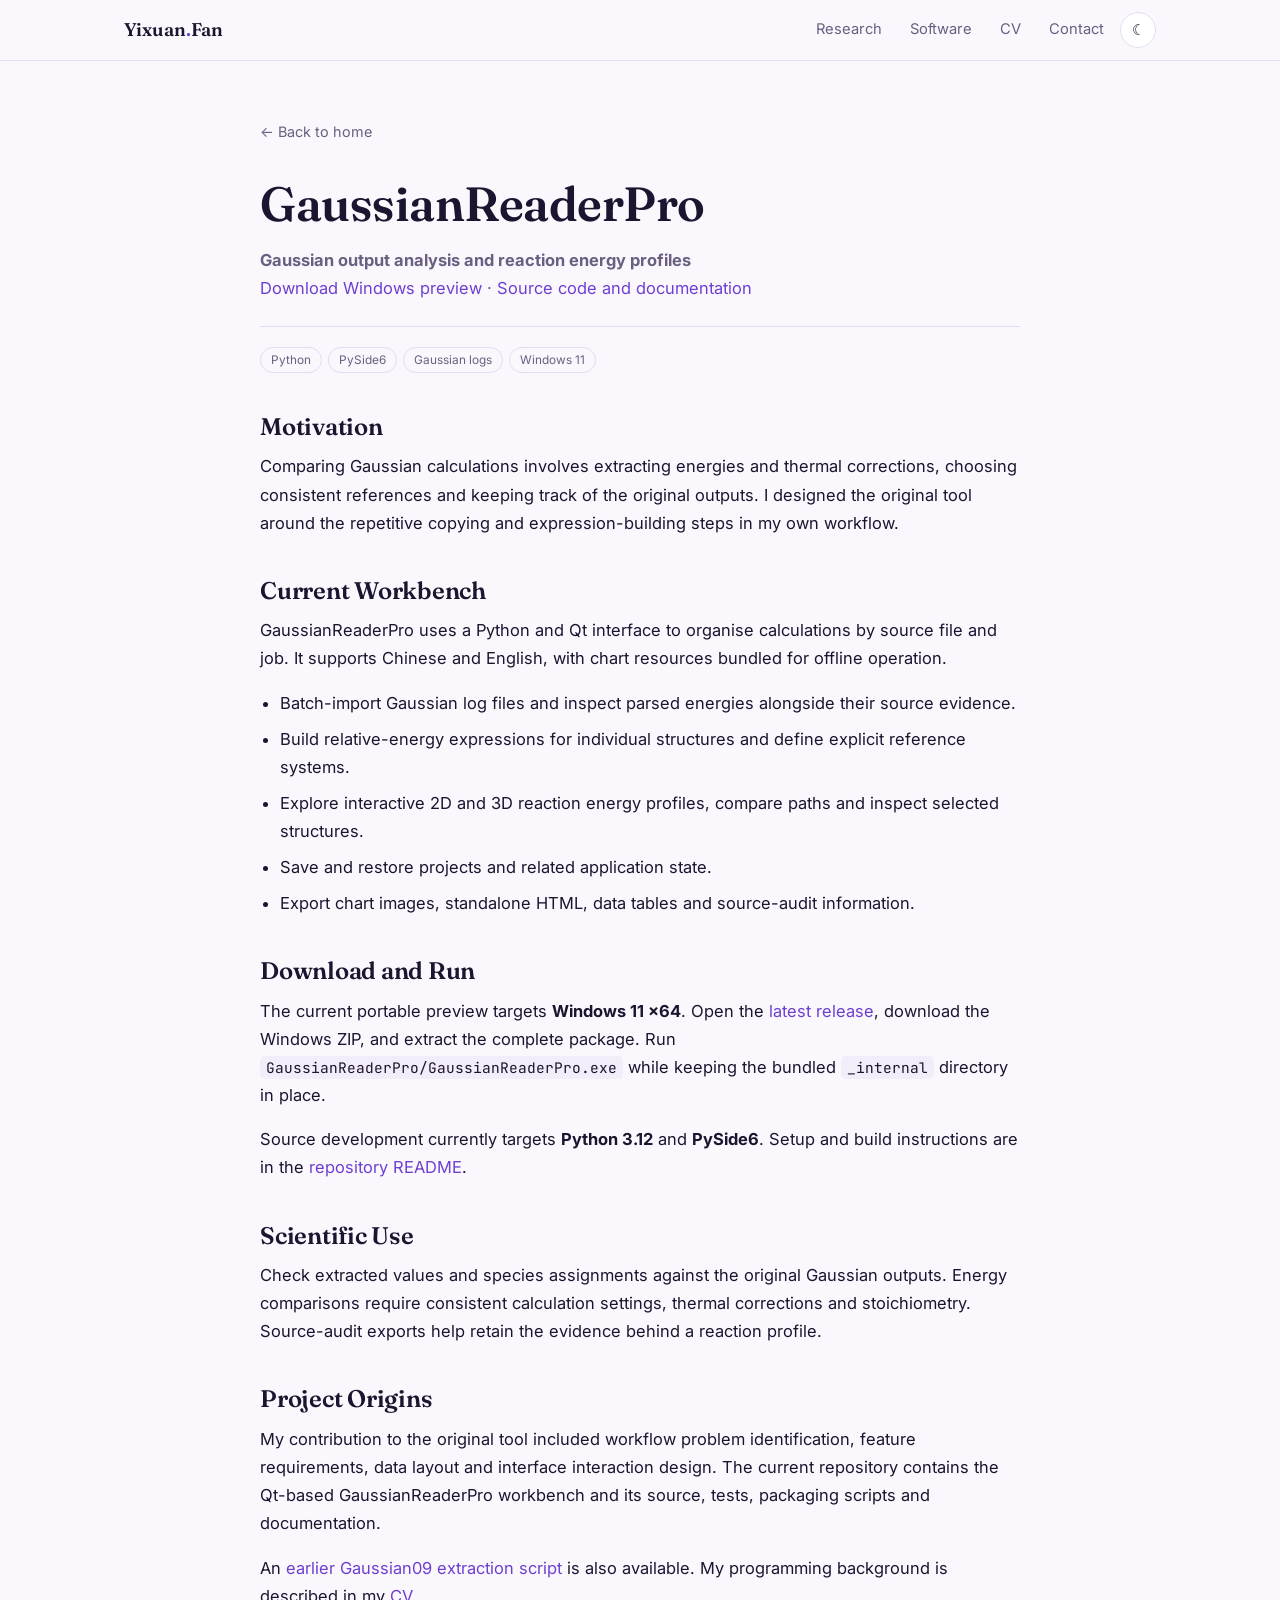
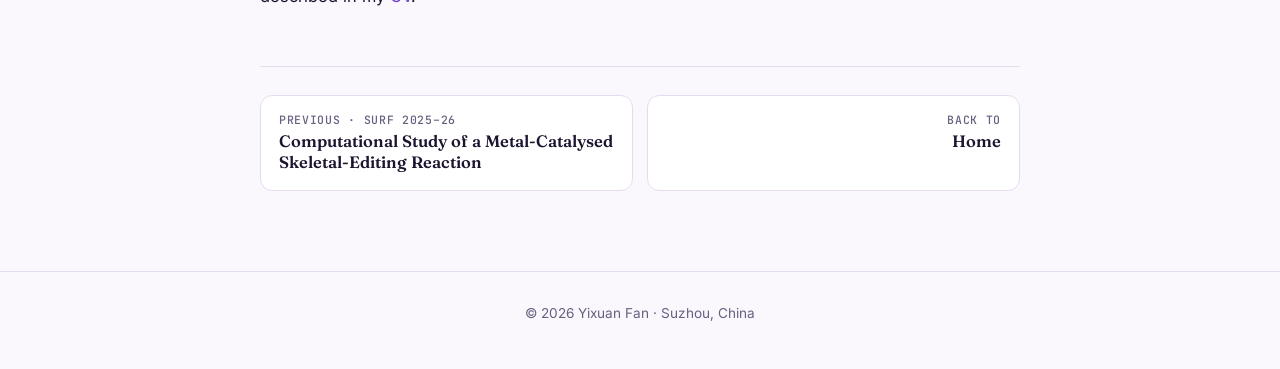
<file: portfolio/gaussian-log-reader-pro/index.html>
<!doctype html>
<html lang="en"><head><meta charset="utf-8"><meta name="viewport" content="width=device-width,initial-scale=1">
<title>GaussianReaderPro · Yixuan Fan</title>
<link rel="icon" href="/images/favicon.svg" type="image/svg+xml">
<link rel="stylesheet" href="https://fonts.googleapis.com/css2?family=Fraunces:ital,opsz,wght@0,9..144,500;0,9..144,600;1,9..144,500&family=Inter:wght@400;500;600&family=JetBrains+Mono:wght@400;500&display=swap">
<link rel="stylesheet" href="/assets/style.css"></head>
<body>
<header class="nav"><div class="wrap"><a class="brand" href="/">Yixuan<span>.</span>Fan</a>
<nav><ul><li><a href="/#research">Research</a></li><li><a href="/#software">Software</a></li><li><a href="/#cv">CV</a></li><li><a href="/#contact">Contact</a></li><li><button class="theme-btn" id="theme" aria-label="Toggle colour theme">☾</button></li></ul></nav></div></header>
<main class="wrap article">
<a class="back" href="/">← Back to home</a>
<h1>GaussianReaderPro</h1>
<div class="byline"><strong>Gaussian output analysis and reaction energy profiles</strong><br><a href="https://github.com/Lightmessager/Gaussian09d-log-reader-Pro/releases/latest">Download Windows preview</a> · <a href="https://github.com/Lightmessager/Gaussian09d-log-reader-Pro">Source code and documentation</a></div>
<div class="chips"><span>Python</span><span>PySide6</span><span>Gaussian logs</span><span>Windows 11</span></div>
<h2>Motivation</h2>
<p>Comparing Gaussian calculations involves extracting energies and thermal corrections, choosing consistent references and keeping track of the original outputs. I designed the original tool around the repetitive copying and expression-building steps in my own workflow.</p>
<h2>Current Workbench</h2>
<p>GaussianReaderPro uses a Python and Qt interface to organise calculations by source file and job. It supports Chinese and English, with chart resources bundled for offline operation.</p>
<ul>
<li>Batch-import Gaussian log files and inspect parsed energies alongside their source evidence.</li>
<li>Build relative-energy expressions for individual structures and define explicit reference systems.</li>
<li>Explore interactive 2D and 3D reaction energy profiles, compare paths and inspect selected structures.</li>
<li>Save and restore projects and related application state.</li>
<li>Export chart images, standalone HTML, data tables and source-audit information.</li>
</ul>
<h2>Download and Run</h2>
<p>The current portable preview targets <strong>Windows 11 x64</strong>. Open the <a href="https://github.com/Lightmessager/Gaussian09d-log-reader-Pro/releases/latest">latest release</a>, download the Windows ZIP, and extract the complete package. Run <code>GaussianReaderPro/GaussianReaderPro.exe</code> while keeping the bundled <code>_internal</code> directory in place.</p>
<p>Source development currently targets <strong>Python 3.12</strong> and <strong>PySide6</strong>. Setup and build instructions are in the <a href="https://github.com/Lightmessager/Gaussian09d-log-reader-Pro#readme">repository README</a>.</p>
<h2>Scientific Use</h2>
<p>Check extracted values and species assignments against the original Gaussian outputs. Energy comparisons require consistent calculation settings, thermal corrections and stoichiometry. Source-audit exports help retain the evidence behind a reaction profile.</p>
<h2>Project Origins</h2>
<p>My contribution to the original tool included workflow problem identification, feature requirements, data layout and interface interaction design. The current repository contains the Qt-based GaussianReaderPro workbench and its source, tests, packaging scripts and documentation.</p>
<p>An <a href="https://github.com/Lightmessager/Gaussian09D-Energy-Analysis-From-Log-Files-">earlier Gaussian09 extraction script</a> is also available. My programming background is described in my <a href="/cv/">CV</a>.</p>
<nav class="pn" aria-label="More work"><a href="/portfolio/surf-2025-26/"><small>Previous · SURF 2025–26</small>Computational Study of a Metal-Catalysed Skeletal-Editing Reaction</a><a href="/#contact"><small>Back to</small>Home</a></nav>
</main>
<footer><div class="wrap">© 2026 Yixuan Fan · Suzhou, China</div></footer>
<script src="/assets/main.js"></script></body></html>
</file>
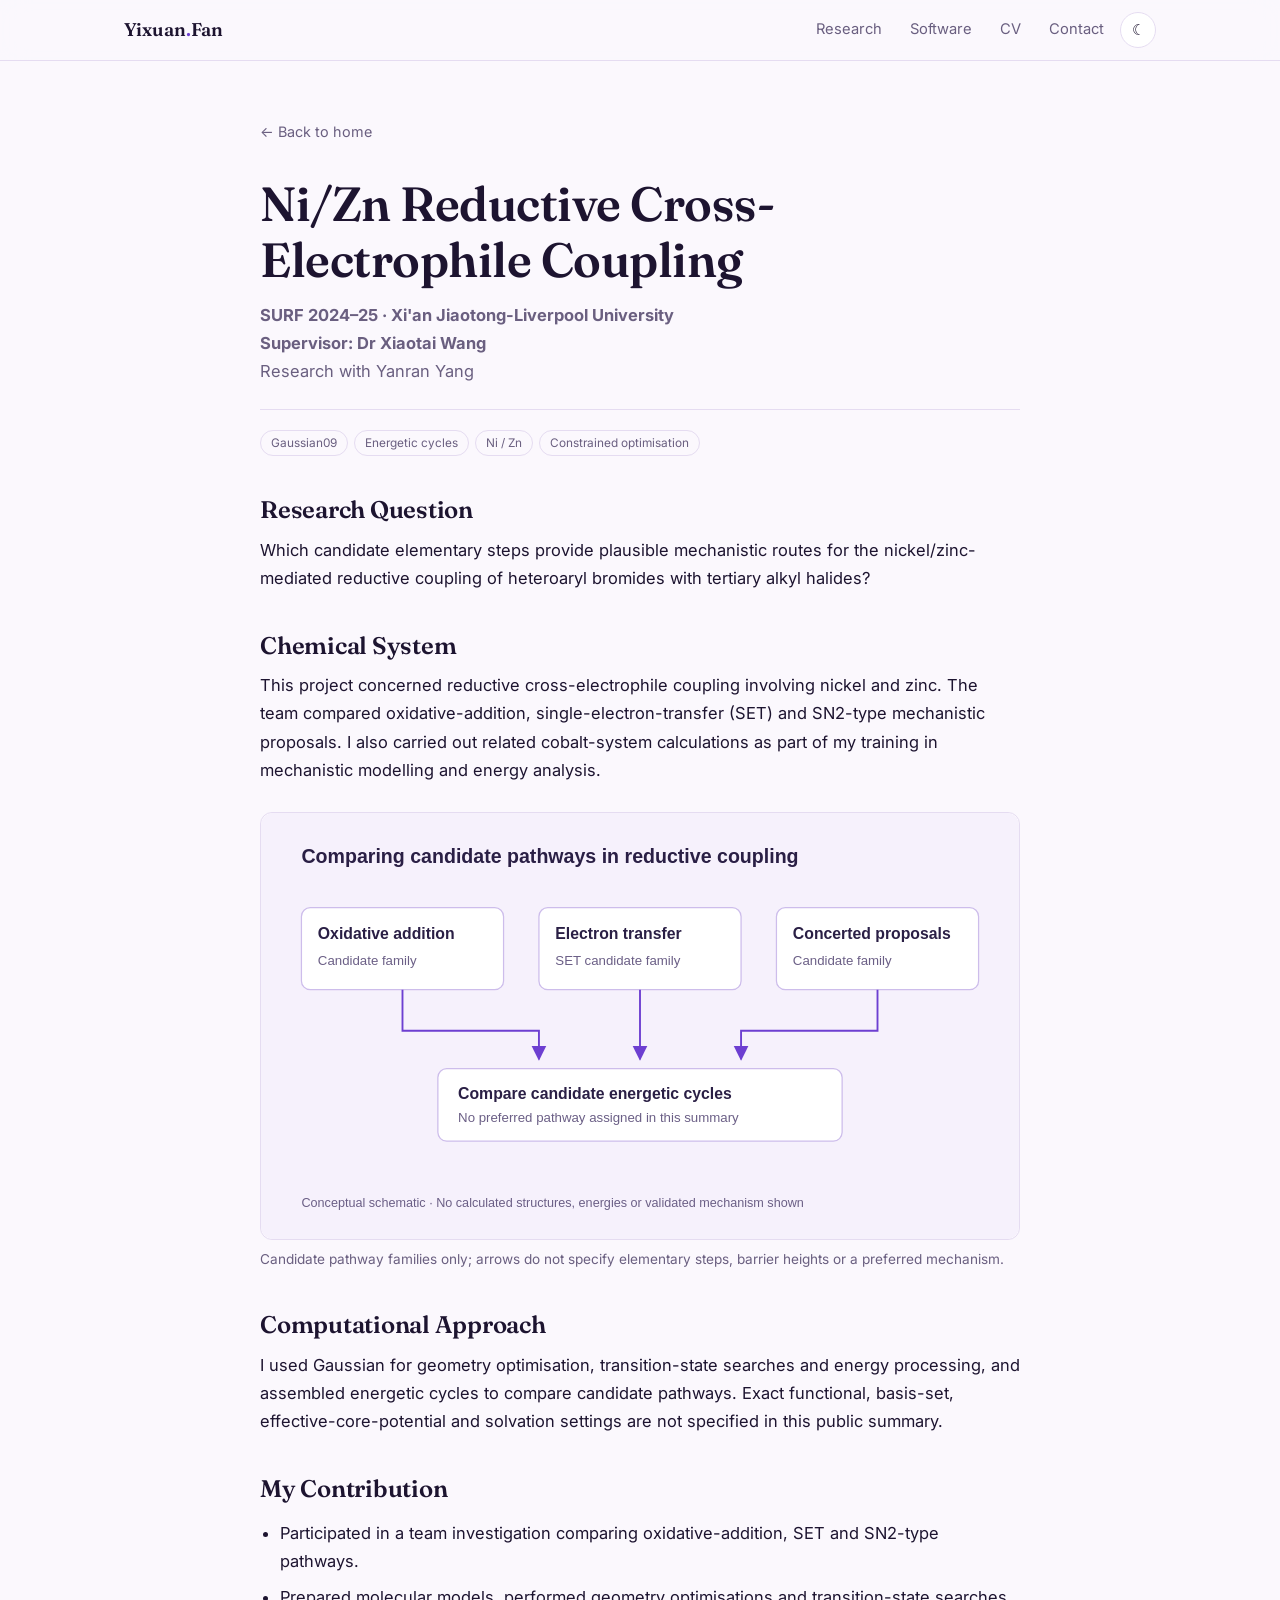
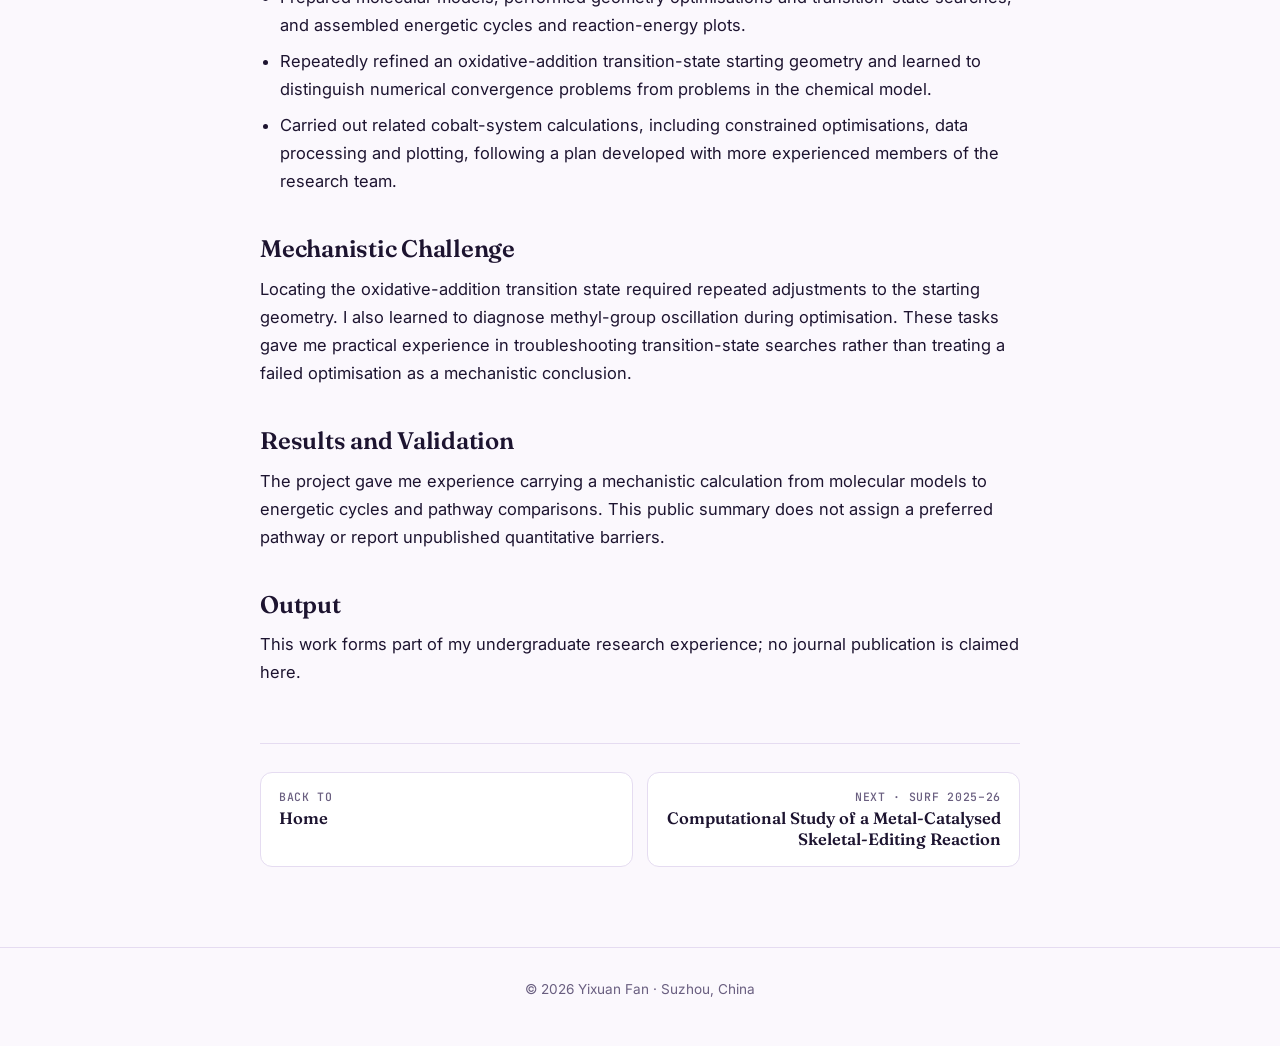
<file: portfolio/surf-2024-25/index.html>
<!doctype html>
<html lang="en"><head><meta charset="utf-8"><meta name="viewport" content="width=device-width,initial-scale=1">
<title>Ni/Zn Reductive Cross-Electrophile Coupling · Yixuan Fan</title>
<link rel="icon" href="/images/favicon.svg" type="image/svg+xml">
<link rel="stylesheet" href="https://fonts.googleapis.com/css2?family=Fraunces:ital,opsz,wght@0,9..144,500;0,9..144,600;1,9..144,500&family=Inter:wght@400;500;600&family=JetBrains+Mono:wght@400;500&display=swap">
<link rel="stylesheet" href="/assets/style.css"></head>
<body>
<header class="nav"><div class="wrap"><a class="brand" href="/">Yixuan<span>.</span>Fan</a>
<nav><ul><li><a href="/#research">Research</a></li><li><a href="/#software">Software</a></li><li><a href="/#cv">CV</a></li><li><a href="/#contact">Contact</a></li><li><button class="theme-btn" id="theme" aria-label="Toggle colour theme">☾</button></li></ul></nav></div></header>
<main class="wrap article">
<a class="back" href="/">← Back to home</a>
<h1>Ni/Zn Reductive Cross-Electrophile Coupling</h1>
<div class="byline"><strong>SURF 2024–25 · Xi'an Jiaotong-Liverpool University</strong><br><strong>Supervisor: Dr Xiaotai Wang</strong><br>Research with Yanran Yang</div>
<div class="chips"><span>Gaussian09</span><span>Energetic cycles</span><span>Ni / Zn</span><span>Constrained optimisation</span></div>
<h2>Research Question</h2>
<p>Which candidate elementary steps provide plausible mechanistic routes for the nickel/zinc-mediated reductive coupling of heteroaryl bromides with tertiary alkyl halides?</p>
<h2>Chemical System</h2>
<p>This project concerned reductive cross-electrophile coupling involving nickel and zinc. The team compared oxidative-addition, single-electron-transfer (SET) and SN2-type mechanistic proposals. I also carried out related cobalt-system calculations as part of my training in mechanistic modelling and energy analysis.</p>
<figure><img src="/images/research/coupling-pathways.svg" alt="Schematic showing the three candidate pathway families considered in the coupling project"><figcaption>Candidate pathway families only; arrows do not specify elementary steps, barrier heights or a preferred mechanism.</figcaption></figure>
<h2>Computational Approach</h2>
<p>I used Gaussian for geometry optimisation, transition-state searches and energy processing, and assembled energetic cycles to compare candidate pathways. Exact functional, basis-set, effective-core-potential and solvation settings are not specified in this public summary.</p>
<h2>My Contribution</h2>
<ul>
<li>Participated in a team investigation comparing oxidative-addition, SET and SN2-type pathways.</li>
<li>Prepared molecular models, performed geometry optimisations and transition-state searches, and assembled energetic cycles and reaction-energy plots.</li>
<li>Repeatedly refined an oxidative-addition transition-state starting geometry and learned to distinguish numerical convergence problems from problems in the chemical model.</li>
<li>Carried out related cobalt-system calculations, including constrained optimisations, data processing and plotting, following a plan developed with more experienced members of the research team.</li>
</ul>
<h2>Mechanistic Challenge</h2>
<p>Locating the oxidative-addition transition state required repeated adjustments to the starting geometry. I also learned to diagnose methyl-group oscillation during optimisation. These tasks gave me practical experience in troubleshooting transition-state searches rather than treating a failed optimisation as a mechanistic conclusion.</p>
<h2>Results and Validation</h2>
<p>The project gave me experience carrying a mechanistic calculation from molecular models to energetic cycles and pathway comparisons. This public summary does not assign a preferred pathway or report unpublished quantitative barriers.</p>
<h2>Output</h2>
<p>This work forms part of my undergraduate research experience; no journal publication is claimed here.</p>
<nav class="pn" aria-label="More work"><a href="/#research"><small>Back to</small>Home</a><a href="/portfolio/surf-2025-26/"><small>Next · SURF 2025–26</small>Computational Study of a Metal-Catalysed Skeletal-Editing Reaction</a></nav>
</main>
<footer><div class="wrap">© 2026 Yixuan Fan · Suzhou, China</div></footer>
<script src="/assets/main.js"></script></body></html>
</file>
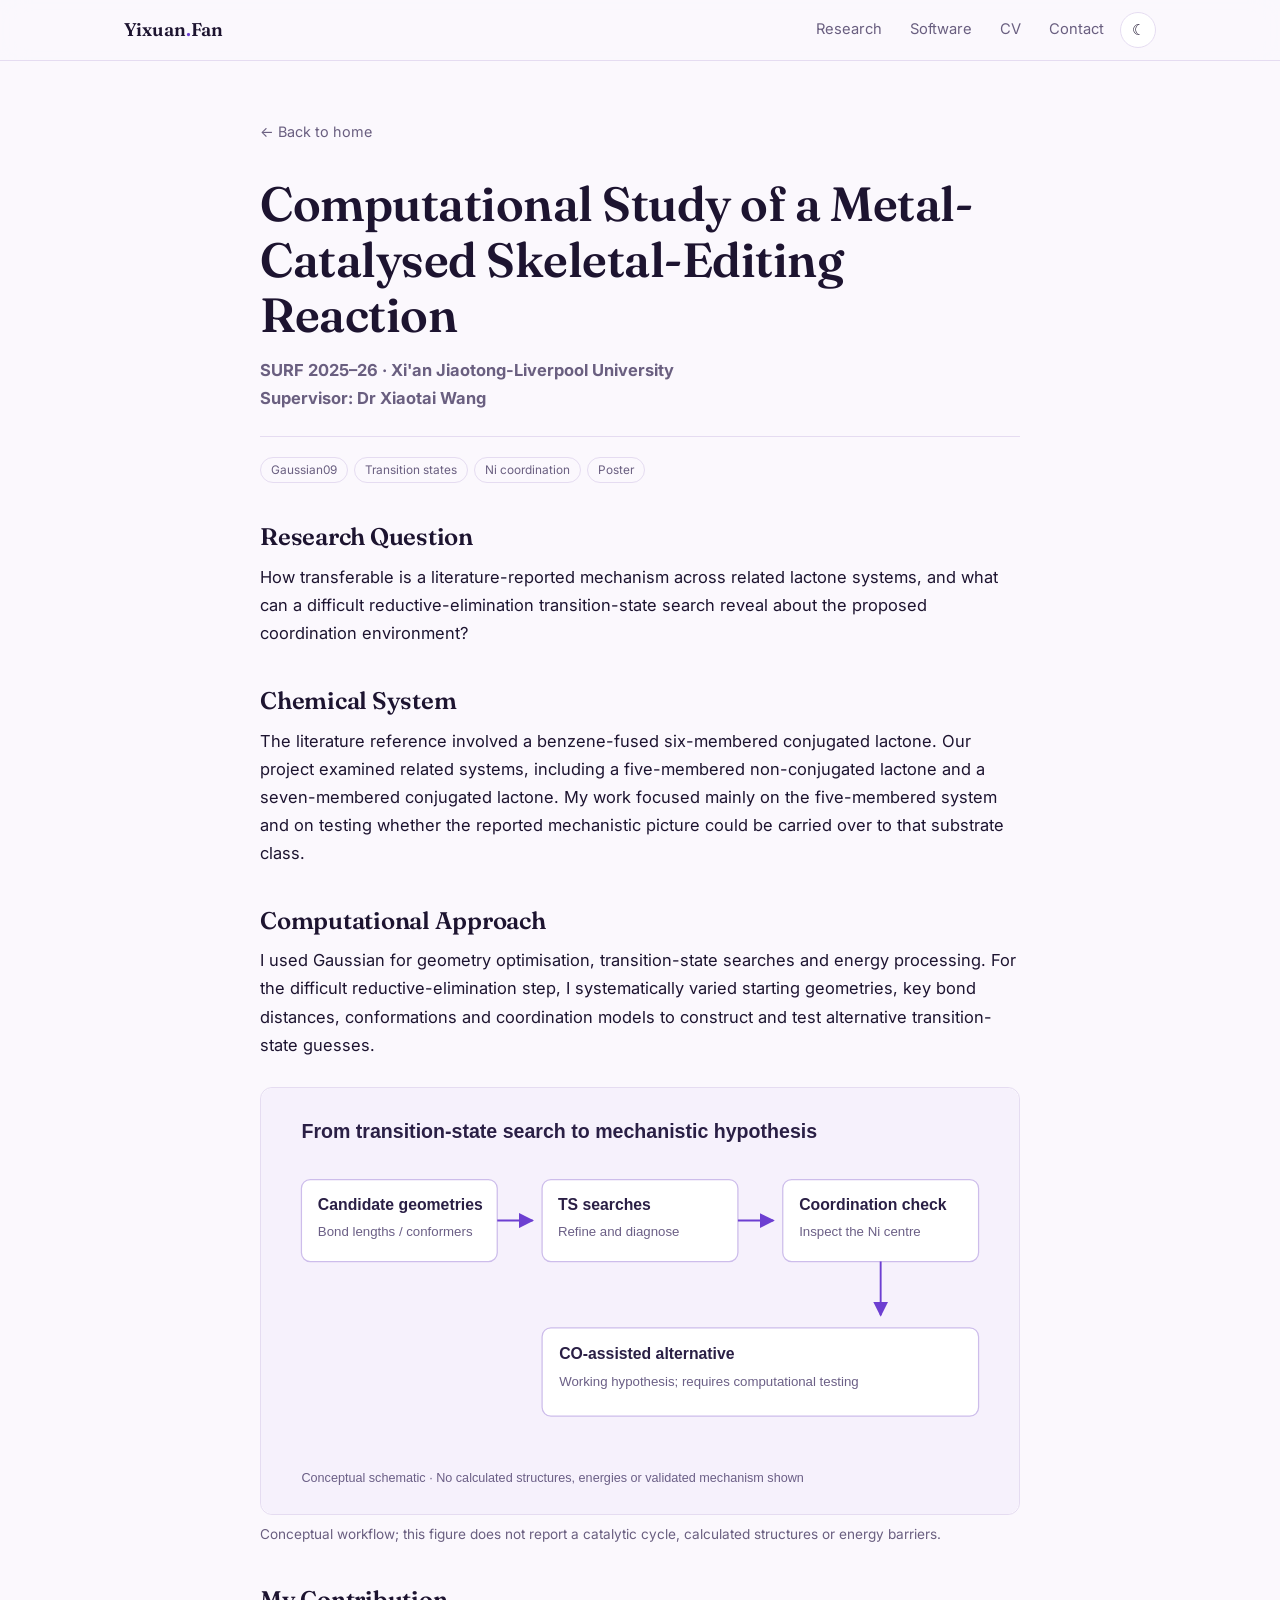
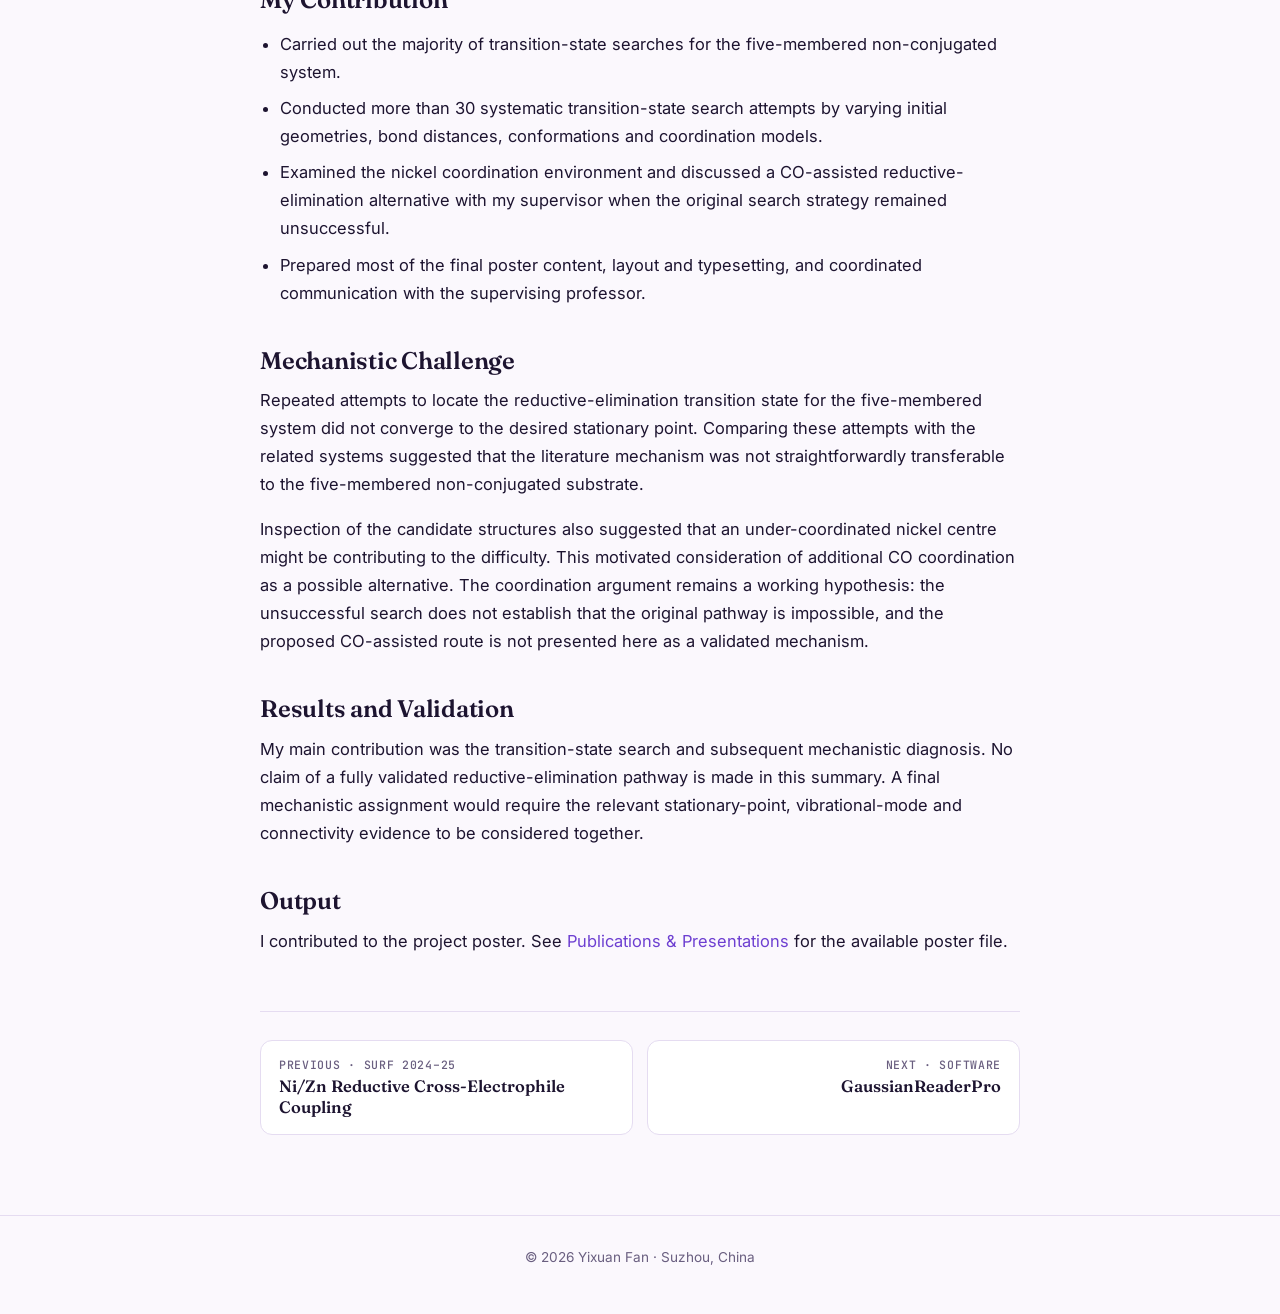
<file: portfolio/surf-2025-26/index.html>
<!doctype html>
<html lang="en"><head><meta charset="utf-8"><meta name="viewport" content="width=device-width,initial-scale=1">
<title>Metal-Catalysed Skeletal Editing · Yixuan Fan</title>
<link rel="icon" href="/images/favicon.svg" type="image/svg+xml">
<link rel="stylesheet" href="https://fonts.googleapis.com/css2?family=Fraunces:ital,opsz,wght@0,9..144,500;0,9..144,600;1,9..144,500&family=Inter:wght@400;500;600&family=JetBrains+Mono:wght@400;500&display=swap">
<link rel="stylesheet" href="/assets/style.css"></head>
<body>
<header class="nav"><div class="wrap"><a class="brand" href="/">Yixuan<span>.</span>Fan</a>
<nav><ul><li><a href="/#research">Research</a></li><li><a href="/#software">Software</a></li><li><a href="/#cv">CV</a></li><li><a href="/#contact">Contact</a></li><li><button class="theme-btn" id="theme" aria-label="Toggle colour theme">☾</button></li></ul></nav></div></header>
<main class="wrap article">
<a class="back" href="/">← Back to home</a>
<h1>Computational Study of a Metal-Catalysed Skeletal-Editing Reaction</h1>
<div class="byline"><strong>SURF 2025–26 · Xi'an Jiaotong-Liverpool University</strong><br><strong>Supervisor: Dr Xiaotai Wang</strong></div>
<div class="chips"><span>Gaussian09</span><span>Transition states</span><span>Ni coordination</span><span>Poster</span></div>
<h2>Research Question</h2>
<p>How transferable is a literature-reported mechanism across related lactone systems, and what can a difficult reductive-elimination transition-state search reveal about the proposed coordination environment?</p>
<h2>Chemical System</h2>
<p>The literature reference involved a benzene-fused six-membered conjugated lactone. Our project examined related systems, including a five-membered non-conjugated lactone and a seven-membered conjugated lactone. My work focused mainly on the five-membered system and on testing whether the reported mechanistic picture could be carried over to that substrate class.</p>
<h2>Computational Approach</h2>
<p>I used Gaussian for geometry optimisation, transition-state searches and energy processing. For the difficult reductive-elimination step, I systematically varied starting geometries, key bond distances, conformations and coordination models to construct and test alternative transition-state guesses.</p>
<figure><img src="/images/research/cyclisation-workflow.svg" alt="Schematic of the computational reasoning workflow for the skeletal-editing project"><figcaption>Conceptual workflow; this figure does not report a catalytic cycle, calculated structures or energy barriers.</figcaption></figure>
<h2>My Contribution</h2>
<ul>
<li>Carried out the majority of transition-state searches for the five-membered non-conjugated system.</li>
<li>Conducted more than 30 systematic transition-state search attempts by varying initial geometries, bond distances, conformations and coordination models.</li>
<li>Examined the nickel coordination environment and discussed a CO-assisted reductive-elimination alternative with my supervisor when the original search strategy remained unsuccessful.</li>
<li>Prepared most of the final poster content, layout and typesetting, and coordinated communication with the supervising professor.</li>
</ul>
<h2>Mechanistic Challenge</h2>
<p>Repeated attempts to locate the reductive-elimination transition state for the five-membered system did not converge to the desired stationary point. Comparing these attempts with the related systems suggested that the literature mechanism was not straightforwardly transferable to the five-membered non-conjugated substrate.</p>
<p>Inspection of the candidate structures also suggested that an under-coordinated nickel centre might be contributing to the difficulty. This motivated consideration of additional CO coordination as a possible alternative. The coordination argument remains a working hypothesis: the unsuccessful search does not establish that the original pathway is impossible, and the proposed CO-assisted route is not presented here as a validated mechanism.</p>
<h2>Results and Validation</h2>
<p>My main contribution was the transition-state search and subsequent mechanistic diagnosis. No claim of a fully validated reductive-elimination pathway is made in this summary. A final mechanistic assignment would require the relevant stationary-point, vibrational-mode and connectivity evidence to be considered together.</p>
<h2>Output</h2>
<p>I contributed to the project poster. See <a href="/publications/">Publications &amp; Presentations</a> for the available poster file.</p>
<nav class="pn" aria-label="More work"><a href="/portfolio/surf-2024-25/"><small>Previous · SURF 2024–25</small>Ni/Zn Reductive Cross-Electrophile Coupling</a><a href="/portfolio/gaussian-log-reader-pro/"><small>Next · Software</small>GaussianReaderPro</a></nav>
</main>
<footer><div class="wrap">© 2026 Yixuan Fan · Suzhou, China</div></footer>
<script src="/assets/main.js"></script></body></html>
</file>
<file: assets/style.css>
:root{
  --bg:#fbf8fd; --surface:#ffffff; --surface-2:#f3edfa; --ink:#1d1430; --muted:#6a5f80;
  --line:#e5dcf1; --accent:#6d3fd1; --accent-2:#f2682a; --accent-3:#e83e8c; --accent-soft:#ece3fb;
  --shadow:0 1px 2px rgba(60,30,110,.06),0 10px 32px rgba(90,50,160,.10);
  --rainbow:linear-gradient(90deg,#f0442d,#f08a1c,#e0a200,#2fb36a,#1a9be0,#6d3fd1,#d12fa8,#f0442d);
  --serif:"Fraunces","Source Serif 4",Georgia,"Songti SC","Noto Serif SC",serif;
  --sans:"Inter",system-ui,-apple-system,"Segoe UI","PingFang SC","Microsoft YaHei",sans-serif;
  --mono:"JetBrains Mono",ui-monospace,Consolas,monospace;
  --radius:16px;
}
@media (prefers-color-scheme:dark){:root:not([data-theme="light"]){
  --bg:#100b1c; --surface:#181129; --surface-2:#1f1735; --ink:#efe9fb; --muted:#a79bc4;
  --line:#2f2449; --accent:#b59cff; --accent-2:#ff9a52; --accent-3:#ff6fae; --accent-soft:#2a1f4d;
  --shadow:0 1px 2px rgba(0,0,0,.35),0 10px 32px rgba(0,0,0,.4);
  --rainbow:linear-gradient(90deg,#ff6b6b,#ffb454,#ffe36e,#6ee7a0,#5cd0ff,#a58bff,#ff7ad1,#ff6b6b);
}}
:root[data-theme="dark"]{
  --bg:#100b1c; --surface:#181129; --surface-2:#1f1735; --ink:#efe9fb; --muted:#a79bc4;
  --line:#2f2449; --accent:#b59cff; --accent-2:#ff9a52; --accent-3:#ff6fae; --accent-soft:#2a1f4d;
  --shadow:0 1px 2px rgba(0,0,0,.35),0 10px 32px rgba(0,0,0,.4);
  --rainbow:linear-gradient(90deg,#ff6b6b,#ffb454,#ffe36e,#6ee7a0,#5cd0ff,#a58bff,#ff7ad1,#ff6b6b);
}
*{box-sizing:border-box}
html{scroll-behavior:smooth;scroll-padding-top:76px}
body{margin:0;background:var(--bg);color:var(--ink);font:16.5px/1.7 var(--sans);-webkit-font-smoothing:antialiased}
a{color:var(--accent);text-decoration:none}
a:hover{text-decoration:underline;text-underline-offset:3px}
img{max-width:100%;display:block}
h1,h2,h3{font-family:var(--serif);line-height:1.15;margin:0;font-weight:600;letter-spacing:-.01em}
p{margin:0 0 1em}
.wrap{max-width:1080px;margin:0 auto;padding:0 24px}

/* nav */
.nav{position:sticky;top:0;z-index:20;backdrop-filter:saturate(1.4) blur(14px);background:color-mix(in srgb,var(--bg) 80%,transparent);border-bottom:1px solid var(--line)}
.nav .wrap{display:flex;align-items:center;justify-content:space-between;height:60px;gap:16px}
.brand{font-family:var(--serif);font-weight:600;font-size:1.15rem;color:var(--ink)}
.brand span{color:var(--accent)}
.nav ul{display:flex;gap:4px;list-style:none;margin:0;padding:0;align-items:center}
.nav li a{display:block;padding:6px 12px;border-radius:999px;color:var(--muted);font-size:.92rem}
.nav li a:hover,.nav li a.on{background:var(--accent-soft);color:var(--accent);text-decoration:none}
.theme-btn{border:1px solid var(--line);background:var(--surface);color:var(--ink);width:36px;height:36px;border-radius:50%;cursor:pointer;font-size:15px}
@media(max-width:760px){.nav ul li:not(:last-child){display:none}}

/* hero */
.hero{position:relative;overflow:hidden;padding:84px 0 72px}
#mol{position:absolute;inset:0;width:100%;height:100%;opacity:.55;pointer-events:none}
.hero .wrap{position:relative;display:grid;grid-template-columns:1.5fr 1fr;gap:56px;align-items:center}
.eyebrow{font-family:var(--mono);font-size:.78rem;letter-spacing:.12em;text-transform:uppercase;color:var(--accent);margin-bottom:18px}
.hero h1{font-size:clamp(2.6rem,6vw,4.4rem);margin-bottom:18px}
.hero h1 em{font-style:italic}
.lede{font-size:1.15rem;color:var(--muted);max-width:34em}
.tags{display:flex;flex-wrap:wrap;gap:8px;margin:22px 0 30px}
.tag{font-family:var(--mono);font-size:.76rem;padding:4px 11px;border-radius:999px;background:var(--accent-soft);color:var(--accent);border:1px solid color-mix(in srgb,var(--accent) 25%,transparent)}
.btns{display:flex;flex-wrap:wrap;gap:12px}
.btn{display:inline-flex;align-items:center;gap:8px;padding:11px 20px;border-radius:999px;font-weight:600;font-size:.95rem;border:1px solid var(--line);background:var(--surface);color:var(--ink)}
.btn:hover{text-decoration:none;transform:translateY(-1px);box-shadow:var(--shadow)}
.btn.primary{background:linear-gradient(120deg,#6d3fd1,#b23bb0 55%,#f2682a);border-color:transparent;color:#fff;box-shadow:0 6px 20px rgba(140,60,200,.35)}
.portrait{position:relative;justify-self:center;width:min(300px,70%)}
.portrait::before{content:"";position:absolute;inset:-14px;border-radius:28px;border:1.5px dashed var(--accent);opacity:.5;transform:rotate(3deg)}
.portrait img{position:relative;border-radius:22px;aspect-ratio:4/5;object-fit:cover;box-shadow:var(--shadow)}
.badge{position:absolute;right:-18px;bottom:26px;background:var(--surface);border:1px solid var(--line);border-radius:12px;padding:9px 14px;box-shadow:var(--shadow);font-size:.82rem;line-height:1.35}
.badge b{display:block;font-family:var(--serif);font-size:.98rem}
@media(max-width:820px){.hero .wrap{grid-template-columns:1fr}.portrait{order:-1;width:200px;justify-self:start}.hero{padding-top:44px}.badge{right:-30px}}

/* sections */
section{padding:72px 0}
section.alt{background:var(--surface-2);border-block:1px solid var(--line)}
.sec-head{margin-bottom:36px}
.sec-head .eyebrow{margin-bottom:10px}
.sec-head h2{font-size:clamp(1.9rem,3.6vw,2.6rem)}
.sec-head p{color:var(--muted);max-width:42em;margin-top:12px}

.about-grid{display:grid;grid-template-columns:1.4fr 1fr;gap:40px}
@media(max-width:820px){.about-grid{grid-template-columns:1fr}}
.facts{background:var(--surface);border:1px solid var(--line);border-radius:var(--radius);padding:8px 24px;box-shadow:var(--shadow)}
.facts div{display:flex;justify-content:space-between;gap:16px;padding:14px 0;border-bottom:1px solid var(--line);font-size:.93rem}
.facts div:last-child{border:0}
.facts span{color:var(--muted)}
.facts b{text-align:right;font-weight:600}

.cards{display:grid;grid-template-columns:repeat(auto-fit,minmax(300px,1fr));gap:22px}
.card{position:relative;display:flex;flex-direction:column;background:var(--surface);border:1px solid var(--line);border-radius:var(--radius);padding:26px;box-shadow:var(--shadow);color:var(--ink);transition:transform .2s,border-color .2s}
.card:hover{transform:translateY(-4px);border-color:var(--accent);text-decoration:none}
.card .meta{font-family:var(--mono);font-size:.74rem;letter-spacing:.06em;text-transform:uppercase;color:var(--accent-2);margin-bottom:12px}
.card h3{font-size:1.35rem;margin-bottom:10px}
.card p{color:var(--muted);font-size:.95rem;flex:1}
.card .go{font-weight:600;color:var(--accent);font-size:.92rem}
.card .go::after{content:" →";transition:margin .2s}
.card:hover .go::after{margin-left:4px}
.card.wide{grid-column:1/-1}
.card figure{margin:-26px -26px 20px;border-bottom:1px solid var(--line);border-radius:var(--radius) var(--radius) 0 0;overflow:hidden;background:var(--surface-2)}
.card figure img{width:100%;aspect-ratio:16/8;object-fit:cover}
.feat{list-style:none;padding:0;margin:0 0 20px;display:grid;gap:8px}
.feat li{padding-left:22px;position:relative;color:var(--muted);font-size:.95rem}
.feat li::before{content:"";position:absolute;left:0;top:.62em;width:9px;height:9px;border-radius:3px;background:var(--accent);opacity:.8}
.feat b{color:var(--ink)}
.sw{display:grid;grid-template-columns:1.2fr 1fr;gap:28px;align-items:start}
@media(max-width:820px){.sw{grid-template-columns:1fr}}
.code{background:#0f1a16;color:#cfe8de;border-radius:12px;padding:18px 20px;font:13px/1.7 var(--mono);overflow:auto;border:1px solid #1f3229}
.code .c{color:#6f9686}.code .k{color:#e9a95a}.code .v{color:#4fd1b0}

/* timeline */
.tl{position:relative;display:grid;gap:26px;padding-left:28px}
.tl::before{content:"";position:absolute;left:5px;top:8px;bottom:8px;width:2px;background:var(--line)}
.tl-item{position:relative;background:var(--surface);border:1px solid var(--line);border-radius:var(--radius);padding:24px 26px;box-shadow:var(--shadow)}
.tl-item::before{content:"";position:absolute;left:-30px;top:30px;width:12px;height:12px;border-radius:50%;background:var(--bg);border:3px solid var(--accent)}
.tl-item .when{font-family:var(--mono);font-size:.76rem;color:var(--accent-2);letter-spacing:.06em;text-transform:uppercase}
.tl-item h3{font-size:1.25rem;margin:6px 0 4px}
.tl-item .sub{color:var(--muted);font-size:.93rem;margin-bottom:12px}
.tl-item ul{margin:0;padding-left:1.1em;color:var(--muted);font-size:.94rem}
.tl-item li{margin-bottom:6px}
.two{display:grid;grid-template-columns:1fr 1fr;gap:22px}
@media(max-width:820px){.two{grid-template-columns:1fr}}
.panel{background:var(--surface);border:1px solid var(--line);border-radius:var(--radius);padding:26px;box-shadow:var(--shadow)}
.panel h3{font-size:1.25rem;margin-bottom:14px}
.skill{margin-bottom:14px;font-size:.94rem}
.skill b{display:block;font-size:.8rem;font-family:var(--mono);letter-spacing:.06em;text-transform:uppercase;color:var(--accent);margin-bottom:2px}
.skill span{color:var(--muted)}
.ielts{display:grid;grid-template-columns:repeat(4,1fr);gap:8px;margin-top:10px}
.ielts div{text-align:center;background:var(--surface-2);border-radius:10px;padding:10px 4px;font-size:.78rem;color:var(--muted)}
.ielts b{display:block;font-family:var(--serif);font-size:1.3rem;color:var(--ink)}

.poster{display:grid;grid-template-columns:1fr 1.2fr;gap:28px;align-items:center}
@media(max-width:820px){.poster{grid-template-columns:1fr}}
.poster img{border-radius:12px;border:1px solid var(--line);box-shadow:var(--shadow)}

.contact{text-align:center}
.contact h2{font-size:clamp(2rem,4.4vw,3.2rem);margin-bottom:14px}
.contact p{color:var(--muted);max-width:34em;margin:0 auto 28px}
.contact .btns{justify-content:center}
footer{padding:30px 0 44px;color:var(--muted);font-size:.85rem;text-align:center;border-top:1px solid var(--line)}

/* article pages */
.article{padding:56px 24px 80px;max-width:808px}
.back{font-size:.9rem;color:var(--muted);display:inline-block;margin-bottom:24px}
.article h1{font-size:clamp(2rem,5vw,3rem);margin:8px 0 14px}
.article .byline{color:var(--muted);margin-bottom:28px;padding-bottom:24px;border-bottom:1px solid var(--line)}
.article h2{font-size:1.5rem;margin:40px 0 12px}
.article ul{padding-left:1.2em}.article li{margin-bottom:8px}
.article figure{margin:28px 0}
.article figure img{border-radius:12px;border:1px solid var(--line)}
.article figcaption{font-size:.85rem;color:var(--muted);margin-top:8px}
.note{background:var(--accent-soft);border-left:3px solid var(--accent);padding:14px 18px;border-radius:0 10px 10px 0;margin:20px 0;font-size:.95rem}
.article code{font-family:var(--mono);font-size:.88em;background:var(--surface-2);padding:2px 6px;border-radius:5px}

.reveal{opacity:0;transform:translateY(18px);transition:opacity .6s,transform .6s}
.reveal.in{opacity:1;transform:none}
@media(prefers-reduced-motion:reduce){.reveal{opacity:1;transform:none;transition:none}html{scroll-behavior:auto}}
@media print{.nav,#mol,.theme-btn{display:none}.reveal{opacity:1;transform:none}}

/* v2 polish */
:focus-visible{outline:2px solid var(--accent);outline-offset:3px;border-radius:6px}
.skip{position:absolute;left:-999px;top:8px;z-index:50;background:var(--accent);color:#fff;padding:8px 14px;border-radius:8px}
.skip:focus{left:8px}
.progress{position:fixed;top:0;left:0;height:3px;width:0;background:linear-gradient(90deg,var(--accent),var(--accent-2));z-index:30}
.stats{display:grid;grid-template-columns:repeat(4,1fr);gap:0;margin-top:-8px;margin-bottom:8px;background:var(--surface);border:1px solid var(--line);border-radius:var(--radius);box-shadow:var(--shadow);padding:0;max-width:1032px;width:calc(100% - 48px)}
.stats div{padding:22px 24px;border-right:1px solid var(--line)}
.stats div:last-child{border:0}
.stats b{display:block;font-family:var(--serif);font-size:2rem;line-height:1.1;color:var(--accent)}
.stats span{font-size:.84rem;color:var(--muted)}
@media(max-width:820px){.stats{grid-template-columns:1fr 1fr}.stats div:nth-child(2){border-right:0}.stats div:nth-child(-n+2){border-bottom:1px solid var(--line)}}
.chips{display:flex;flex-wrap:wrap;gap:6px;margin:0 0 18px}
.chips span{font-size:.74rem;padding:2px 10px;border-radius:999px;border:1px solid var(--line);color:var(--muted)}
a.plain{color:inherit}a.plain:hover{color:var(--accent);text-decoration:none}
.sw{display:grid;grid-template-columns:1.15fr 1fr;gap:32px;align-items:center}
@media(max-width:820px){.sw{grid-template-columns:1fr}}
.profile{margin:0;background:var(--surface-2);border:1px solid var(--line);border-radius:14px;padding:18px 18px 10px;color:var(--ink)}
.profile svg{width:100%;height:auto;display:block}
.profile figcaption{font-size:.78rem;color:var(--muted);text-align:center;margin-top:6px}
.hero h1{max-width:12em}
.portrait img{object-position:center 18%}

/* v3: mobile nav + article extras */
@media(max-width:760px){
  .nav .wrap{flex-wrap:wrap;height:auto;padding-top:8px;padding-bottom:6px;row-gap:2px}
  .nav nav{width:100%;overflow-x:auto;scrollbar-width:none;margin:0 -4px}
  .nav nav::-webkit-scrollbar{display:none}
  .nav ul{width:max-content;min-width:100%;justify-content:space-between}
  .nav ul li:not(:last-child){display:block}
  .nav li a{padding:6px 10px;white-space:nowrap}
  html{scroll-padding-top:104px}
  .brand{font-size:1.05rem}
  .nav .theme-btn{position:absolute;top:10px;right:24px}
  .nav .wrap{position:relative}
}
.article .chips{margin:-8px 0 28px}
.pn{display:grid;grid-template-columns:1fr 1fr;gap:14px;margin-top:56px;padding-top:28px;border-top:1px solid var(--line)}
.pn a{display:block;padding:16px 18px;border:1px solid var(--line);border-radius:12px;background:var(--surface);color:var(--ink);font-family:var(--serif);font-weight:600;line-height:1.3}
.pn a:hover{border-color:var(--accent);text-decoration:none}
.pn a small{display:block;font:500 .72rem var(--mono);letter-spacing:.06em;text-transform:uppercase;color:var(--muted);margin-bottom:4px}
.pn a:last-child{text-align:right}
.pn .solo{grid-column:1/-1}
@media(max-width:560px){.pn{grid-template-columns:1fr}.pn a:last-child{text-align:left}}

/* AI & ML */
.tag.ai{background:linear-gradient(90deg,var(--accent-soft),color-mix(in srgb,var(--accent-2) 22%,transparent));color:var(--ink);border-color:color-mix(in srgb,var(--accent-2) 45%,transparent);font-weight:500}
.ai-cards{grid-template-columns:repeat(auto-fit,minmax(260px,1fr))}
.ai-cards .card:hover{transform:none;border-color:var(--line)}
.ai-cards .card::after{content:"";position:absolute;left:26px;right:26px;top:0;height:3px;border-radius:0 0 3px 3px;background:linear-gradient(90deg,var(--accent),var(--accent-2))}
.ai-cards .card p a{font-weight:600}
@media(max-width:760px){.nav li a{padding:6px 8px}}

/* v4: purple + sunset palette, aurora, rainbow emphasis */
body{background:var(--bg) radial-gradient(1200px 500px at 85% -10%,color-mix(in srgb,var(--accent-2) 10%,transparent),transparent 60%) no-repeat}
.rainbow{background:var(--rainbow);background-size:300% 100%;-webkit-background-clip:text;background-clip:text;-webkit-text-fill-color:transparent;color:transparent;animation:rb 9s linear infinite;font-weight:inherit;padding-bottom:.06em}
@keyframes rb{to{background-position:-300% 0}}
.hero::before,.hero::after{content:"";position:absolute;border-radius:50%;filter:blur(70px);opacity:.38;pointer-events:none;will-change:transform}
.hero::before{width:520px;height:520px;left:-120px;top:-140px;background:radial-gradient(circle,var(--accent),transparent 65%);animation:drift1 18s ease-in-out infinite alternate}
.hero::after{width:560px;height:460px;right:-100px;bottom:-160px;background:radial-gradient(circle,var(--accent-2),transparent 65%);animation:drift2 22s ease-in-out infinite alternate}
.hero .aurora{position:absolute;width:420px;height:420px;left:42%;top:8%;border-radius:50%;filter:blur(80px);opacity:.22;background:radial-gradient(circle,var(--accent-3),transparent 65%);animation:drift3 26s ease-in-out infinite alternate;pointer-events:none}
@keyframes drift1{to{transform:translate(160px,90px) scale(1.15)}}
@keyframes drift2{to{transform:translate(-180px,-70px) scale(1.2)}}
@keyframes drift3{to{transform:translate(-120px,140px) scale(.85)}}
.hero{background:linear-gradient(180deg,transparent 70%,color-mix(in srgb,var(--accent-2) 8%,transparent))}
#mol{opacity:.8}
.card:hover,.btn:hover{border-color:var(--accent)}
.tag{background:var(--accent-soft)}
.eyebrow{background:var(--rainbow);background-size:300% 100%;-webkit-background-clip:text;background-clip:text;-webkit-text-fill-color:transparent;animation:rb 14s linear infinite;display:inline-block}
.tl-item::before{border-color:var(--accent);box-shadow:0 0 0 4px color-mix(in srgb,var(--accent) 18%,transparent)}
.tl::before{background:linear-gradient(var(--accent),var(--accent-2),var(--accent-3))}
.stats b{background:linear-gradient(120deg,var(--accent),var(--accent-3) 55%,var(--accent-2));-webkit-background-clip:text;background-clip:text;-webkit-text-fill-color:transparent;color:transparent}
.sec-head h2::after{content:"";display:block;width:64px;height:4px;border-radius:4px;margin-top:14px;background:linear-gradient(90deg,var(--accent),var(--accent-3),var(--accent-2))}
.contact .sec-head h2::after,.contact h2::after{margin-inline:auto}
.portrait::before{border-color:var(--accent-2);opacity:.65}
.portrait img{box-shadow:0 18px 50px rgba(110,60,210,.28),0 0 0 4px color-mix(in srgb,var(--accent) 22%,transparent)}
.badge{border-color:color-mix(in srgb,var(--accent) 30%,var(--line))}
.brand span{color:var(--accent-2)}
.card .meta,.tl-item .when{color:var(--accent-2)}
@media(prefers-reduced-motion:reduce){.rainbow,.eyebrow,.hero::before,.hero::after,.hero .aurora{animation:none}}
.contact h2::after{content:"";display:block;width:64px;height:4px;border-radius:4px;margin:14px auto 0;background:linear-gradient(90deg,var(--accent),var(--accent-3),var(--accent-2))}

/* v5: restrained academic look. Gradient is reserved for a few key phrases (.rainbow). */
:root{--hl:linear-gradient(90deg,#e8743b,#8b5cf6 55%,#2f7be0)}
@media (prefers-color-scheme:dark){:root:not([data-theme="light"]){--hl:linear-gradient(90deg,#ffd0b0,#b79cf5 55%,#8ec5ff)}}
:root[data-theme="dark"]{--hl:linear-gradient(90deg,#ffd0b0,#b79cf5 55%,#8ec5ff)}
.rainbow{background:var(--hl);background-size:100% 100%;animation:none;-webkit-background-clip:text;background-clip:text;-webkit-text-fill-color:transparent;color:transparent}
body{background:var(--bg)}
.hero::before,.hero::after,.hero .aurora{display:none}
.hero{background:none}
#mol{opacity:.4}
.eyebrow{background:none;-webkit-text-fill-color:currentColor;animation:none;color:var(--accent);display:block}
.stats b{background:none;-webkit-text-fill-color:currentColor;color:var(--accent)}
.sec-head h2::after,.contact h2::after{background:var(--accent);width:40px;height:3px}
.tl::before{background:var(--line)}
.ai-cards .card::after{background:var(--accent);height:3px}
.progress{background:var(--accent)}
.btn.primary{background:var(--accent);box-shadow:none;color:#fff}
:root[data-theme="dark"] .btn.primary{color:#140c26}
@media(prefers-color-scheme:dark){:root:not([data-theme="light"]) .btn.primary{color:#140c26}}
.btn.primary:hover{box-shadow:var(--shadow)}
.portrait img{box-shadow:var(--shadow);outline:none}
.tag{border-radius:6px}
.card .meta,.tl-item .when{color:var(--muted)}
.brand span{color:var(--accent)}
</file>
